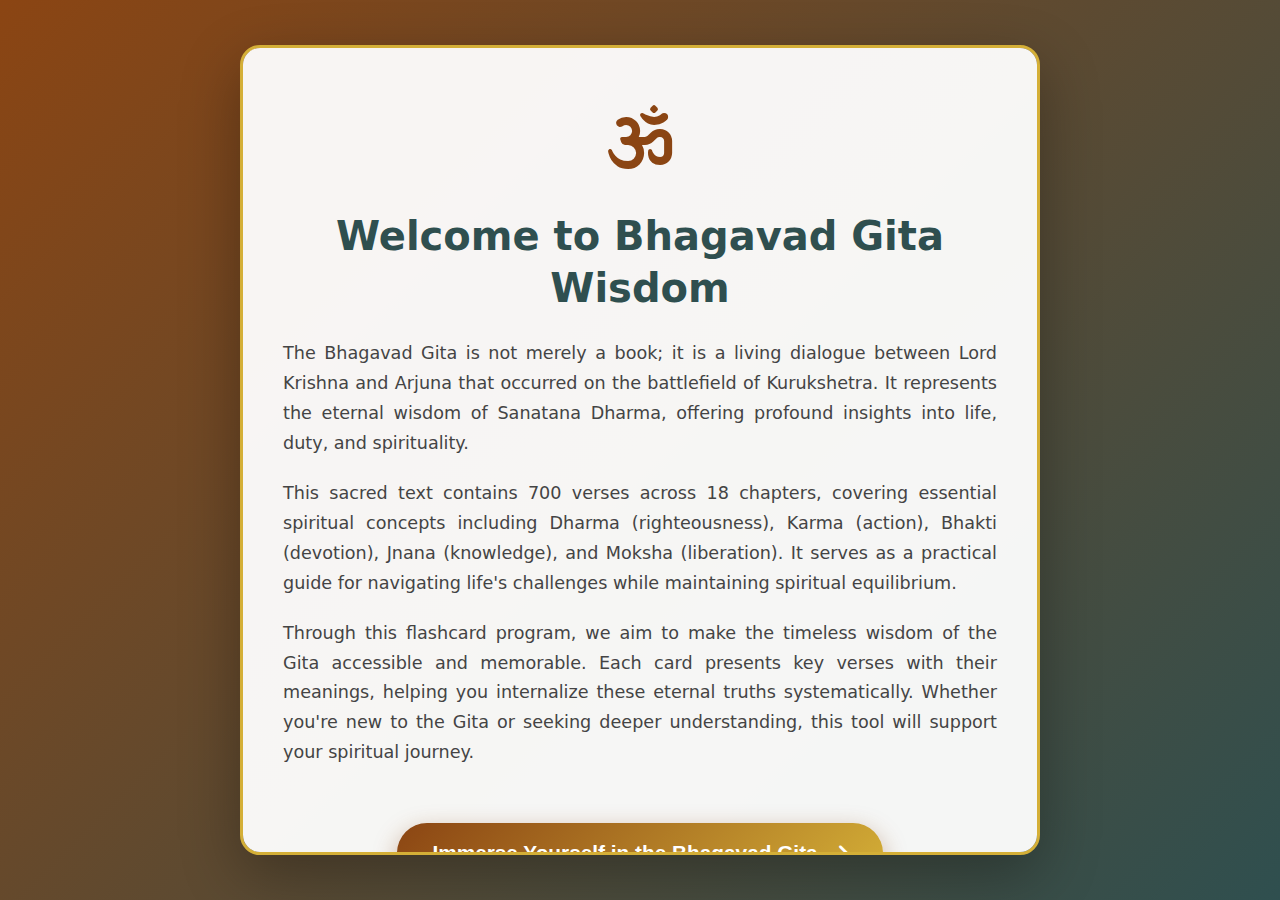
<file: index.html>
<!DOCTYPE html>
<html lang="en">
<head>
    <meta charset="UTF-8">
    <meta name="viewport" content="width=device-width, initial-scale=1.0">
    <title>Bhagavad Gita - Spiritual Wisdom Through Flashcards</title>
    <link rel="stylesheet" href="https://cdnjs.cloudflare.com/ajax/libs/font-awesome/6.4.0/css/all.min.css">
    <link rel="stylesheet" href="styles.css">
    <style>
        /* Welcome Overlay Styles */
        .welcome-overlay {
            position: fixed;
            top: 0;
            left: 0;
            width: 100%;
            height: 100%;
            background: linear-gradient(135deg, #8B4513 0%, #2F4F4F 100%);
            z-index: 9999;
            display: flex;
            align-items: center;
            justify-content: center;
            opacity: 1;
            transition: opacity 0.5s ease;
        }

        .welcome-overlay.hidden {
            display: none;
        }

        .welcome-container {
            background: rgba(255, 255, 255, 0.95);
            border-radius: 20px;
            padding: 40px;
            max-width: 800px;
            width: 90%;
            max-height: 90vh;
            overflow-y: auto;
            box-shadow: 0 20px 60px rgba(0, 0, 0, 0.3);
            border: 3px solid #D4AF37;
        }

        .welcome-content {
            text-align: center;
        }

        .welcome-icon {
            font-size: 4rem;
            color: #8B4513;
            margin-bottom: 20px;
        }

        .welcome-content h1 {
            color: #2F4F4F;
            font-size: 2.5rem;
            margin-bottom: 25px;
            font-weight: 700;
        }

        .welcome-text {
            text-align: left;
            margin-bottom: 35px;
            line-height: 1.7;
            color: #444;
            font-size: 1.1rem;
        }

        .welcome-text p {
            margin-bottom: 20px;
            text-align: justify;
        }

        .immerse-button {
            background: linear-gradient(135deg, #8B4513, #D4AF37);
            color: white;
            border: none;
            padding: 18px 35px;
            font-size: 1.3rem;
            font-weight: 600;
            border-radius: 50px;
            cursor: pointer;
            transition: all 0.3s ease;
            box-shadow: 0 8px 25px rgba(139, 69, 19, 0.4);
            display: inline-flex;
            align-items: center;
            gap: 12px;
            margin-top: 20px;
        }

        .immerse-button:hover {
            transform: translateY(-3px);
            box-shadow: 0 12px 30px rgba(139, 69, 19, 0.6);
        }
    </style>
</head>
<body>
    <!-- Welcome Overlay -->
    <div id="welcomeOverlay" class="welcome-overlay">
        <div class="welcome-container">
            <div class="welcome-content">
                <div class="welcome-icon">
                    <i class="fas fa-om"></i>
                </div>
                <h1>Welcome to Bhagavad Gita Wisdom</h1>
                <div class="welcome-text">
                    <p>The Bhagavad Gita is not merely a book; it is a living dialogue between Lord Krishna and Arjuna that occurred on the battlefield of Kurukshetra. It represents the eternal wisdom of Sanatana Dharma, offering profound insights into life, duty, and spirituality.</p>
                    
                    <p>This sacred text contains 700 verses across 18 chapters, covering essential spiritual concepts including Dharma (righteousness), Karma (action), Bhakti (devotion), Jnana (knowledge), and Moksha (liberation). It serves as a practical guide for navigating life's challenges while maintaining spiritual equilibrium.</p>
                    
                    <p>Through this flashcard program, we aim to make the timeless wisdom of the Gita accessible and memorable. Each card presents key verses with their meanings, helping you internalize these eternal truths systematically. Whether you're new to the Gita or seeking deeper understanding, this tool will support your spiritual journey.</p>
                </div>
                <button id="enterSite" class="immerse-button">
                    Immerse Yourself in the Bhagavad Gita
                    <i class="fas fa-arrow-right"></i>
                </button>
            </div>
        </div>
    </div>

    <!-- Main App Content -->
    <div class="app-container" id="mainApp">
        <div class="content-header">
            <div class="header-left">
                <div class="main-title">Bhagavad Gita</div>
                <div class="main-subtitle">Divine wisdom through flashcards</div>
            </div>
            <div class="header-right">
                <img src="cover.png" alt="Bhagavad Gita Logo" class="header-logo">
            </div>
        </div>
        
        <div class="main-content">
            <div class="welcome-section">
                <div class="stats-section">
                    <div class="stat-card"><div class="stat-number">18</div><div class="stat-label">Chapters</div></div>
                    <div class="stat-card"><div class="stat-number">700+</div><div class="stat-label">Verses</div></div>
                    <div class="stat-card"><div class="stat-number">100%</div><div class="stat-label">Wisdom</div></div>
                    <div class="stat-card"><div class="stat-number">Free</div><div class="stat-label">Access</div></div>
                </div>
            </div>

            <div id="resume-container" style="display: none;">
                <a href="#" id="resume-link" class="resume-button-simple">
                    <div class="resume-simple-content">
                        <div class="resume-icon">↻</div>
                        <div class="resume-text">
                            <div class="resume-title">Welcome back!</div>
                            <div class="resume-subtitle">Continue your spiritual journey</div>
                        </div>
                        <div class="resume-arrow">→</div>
                    </div>
                </a>
            </div>

            <h2 class="section-title">Select a chapter to begin your spiritual journey</h2>
            
            <div class="chapters-grid" id="chaptersGrid">
                <!-- Chapters will be loaded here -->
            </div>
            
            <div class="published-section">
                <h2 class="published-title">Our Other Collections</h2>
                <p class="published-subtitle">Explore our other educational collections to expand your knowledge</p>
                
                <div class="published-grid">
                    <div class="published-card" data-url="https://gst.flashlearn.win/">
                        <div class="published-title-text">Goods and Services Tax</div>
                        <div class="published-desc">Complete GST concepts and procedures</div>
                    </div>
                    <div class="published-card" data-url="https://constitution.flashlearn.win/">
                        <div class="published-title-text">Indian Constitution</div>
                        <div class="published-desc">25 chapters with 4100+ flashcards</div>
                    </div>
                    <div class="published-card" data-url="https://hrm.flashlearn.win/">
                        <div class="published-title-text">Human Resource Management</div>
                        <div class="published-desc">Comprehensive HRM study material</div>
                    </div>
                    <div class="published-card" data-url="https://itax.flashlearn.win/">
                        <div class="published-title-text">Income Tax</div>
                        <div class="published-desc">Complete income tax concepts</div>
                    </div>
                </div>
            </div>
            
            <div class="coming-soon-section">
                <h2 class="coming-soon-title">More Spiritual Texts Coming Soon</h2>
                <p class="coming-soon-subtitle">Expand your spiritual knowledge with our upcoming collections</p>
                
                <div class="subjects-grid">
                    <div class="subject-card">
                        <div class="subject-title">Upanishads</div>
                        <div class="subject-desc">Ancient wisdom texts of spiritual knowledge</div>
                    </div>
                    <div class="subject-card">
                        <div class="subject-title">Ramayana</div>
                        <div class="subject-desc">The epic journey of Lord Rama</div>
                    </div>
                    <div class="subject-card">
                        <div class="subject-title">Mahabharata</div>
                        <div class="subject-desc">The great epic of ancient India</div>
                    </div>
                </div>
            </div>
        </div>
        
        <a href="https://worksmartinfinite.org" class="floating-home-btn" title="Go to WorkSmartInfinite Homepage">
            <i class="fas fa-home"></i>
        </a>
        
        <footer>
            <p>Made with <i class="fas fa-heart heart"></i> by Anil Kumar VT | Dedicated to Spiritual Enlightenment, Completely Ad-Free.</p>
        </footer>
    </div>

    <script>
        // Simple and direct approach
        document.addEventListener('DOMContentLoaded', function() {
            console.log('DOM loaded - starting initialization');
            
            // Chapter data
            const chapters = [
                { file: "flashcard_template.html?chap=01", name: "Chapter 1: Arjuna's Despondency", icon: "fas fa-sad-tear", description: "Arjuna Vishada Yoga - The Yoga of Arjuna's Dejection", versesCount: 47 },
                { file: "flashcard_template.html?chap=02", name: "Chapter 2: The Yoga of Knowledge", icon: "fas fa-brain", description: "Sankhya Yoga - The Yoga of Analytical Knowledge", versesCount: 72 },
                { file: "flashcard_template.html?chap=03", name: "Chapter 3: The Yoga of Action", icon: "fas fa-hands-helping", description: "Karma Yoga - The Yoga of Selfless Action", versesCount: 43 },
                { file: "flashcard_template.html?chap=04", name: "Chapter 4: Divine Knowledge Yoga", icon: "fas fa-book-open", description: "Jnana Karma Sanyasa Yoga - Yoga of Knowledge and Renunciation", versesCount: 42 },
                { file: "flashcard_template.html?chap=05", name: "Chapter 5: The Yoga of Renunciation", icon: "fas fa-pray", description: "Karma Sanyasa Yoga - Yoga of Renunciation of Action", versesCount: 29 },
                { file: "flashcard_template.html?chap=06", name: "Chapter 6: The Yoga of Meditation", icon: "fas fa-spa", description: "Dhyana Yoga - The Yoga of Meditation", versesCount: 47 },
                { file: "flashcard_template.html?chap=07", name: "Chapter 7: Knowledge & Realization", icon: "fas fa-lightbulb", description: "Jnana Vijnana Yoga - Yoga of Knowledge and Realization", versesCount: 30 },
                { file: "flashcard_template.html?chap=08", name: "Chapter 8: The Imperishable Brahman", icon: "fas fa-infinity", description: "Akshara Brahma Yoga - Yoga of the Imperishable Absolute", versesCount: 28 },
                { file: "flashcard_template.html?chap=09", name: "Chapter 9: The Royal Secret", icon: "fas fa-crown", description: "Raja Vidya Raja Guhya Yoga - Yoga of Royal Knowledge and Secret", versesCount: 34 },
                { file: "flashcard_template.html?chap=10", name: "Chapter 10: The Divine Glories", icon: "fas fa-star", description: "Vibhuti Yoga - Yoga of Divine Glories", versesCount: 42 },
                { file: "flashcard_template.html?chap=11", name: "Chapter 11: The Universal Form", icon: "fas fa-eye", description: "Vishwaroopa Darshana Yoga - Yoga of the Vision of Universal Form", versesCount: 55 },
                { file: "flashcard_template.html?chap=12", name: "Chapter 12: The Yoga of Devotion", icon: "fas fa-hands-praying", description: "Bhakti Yoga - The Yoga of Devotion", versesCount: 20 },
                { file: "flashcard_template.html?chap=13", name: "Chapter 13: Field and Knower", icon: "fas fa-seedling", description: "Kshetra Kshetragna Vibhaga Yoga - Yoga of Field and Knower", versesCount: 34 },
                { file: "flashcard_template.html?chap=14", name: "Chapter 14: The Three Gunas", icon: "fas fa-balance-scale", description: "Gunatraya Vibhaga Yoga - Yoga of the Three Modes of Material Nature", versesCount: 27 },
                { file: "flashcard_template.html?chap=15", name: "Chapter 15: The Supreme Person", icon: "fas fa-mountain", description: "Purushottama Yoga - Yoga of the Supreme Person", versesCount: 20 },
                { file: "flashcard_template.html?chap=16", name: "Chapter 16: Divine & Demonic", icon: "fas fa-yin-yang", description: "Daivasura Sampad Vibhaga Yoga - Yoga of Divine and Demonic Natures", versesCount: 24 },
                { file: "flashcard_template.html?chap=17", name: "Chapter 17: Threefold Faith", icon: "fas fa-om", description: "Shraddhatraya Vibhaga Yoga - Yoga of Threefold Faith", versesCount: 28 },
                { file: "flashcard_template.html?chap=18", name: "Chapter 18: Liberation", icon: "fas fa-dove", description: "Moksha Sanyasa Yoga - Yoga of Liberation through Renunciation", versesCount: 78 }
            ];

            // Render chapters immediately
            function renderChapters() {
                const chaptersGrid = document.getElementById('chaptersGrid');
                if (!chaptersGrid) {
                    console.error('ERROR: chaptersGrid element not found!');
                    return;
                }
                
                console.log('Rendering chapters...');
                let chaptersHTML = '';
                
                chapters.forEach((chapter, index) => {
                    const chapterNumber = String(index + 1).padStart(2, '0');
                    const chapterFile = `flashcard_template.html?chap=${chapterNumber}`;
                    
                    chaptersHTML += `
                        <div class="chapter-card" data-file="${chapterFile}">
                            <div class="chapter-icon">
                                <i class="${chapter.icon}"></i>
                            </div>
                            <div class="chapter-title">${chapter.name}</div>
                            <div class="chapter-desc">${chapter.description}</div>
                        </div>
                    `;
                });
                
                chaptersGrid.innerHTML = chaptersHTML;
                console.log('Chapters rendered successfully!');
                
                // Add click events
                document.querySelectorAll('.chapter-card').forEach(card => {
                    card.addEventListener('click', function() {
                        const file = this.getAttribute('data-file');
                        window.location.href = file;
                    });
                });
            }

            // Welcome screen logic
            const welcomeOverlay = document.getElementById('welcomeOverlay');
            const mainApp = document.getElementById('mainApp');
            const enterButton = document.getElementById('enterSite');

            // Check if user has seen welcome before
            const hasSeenWelcome = localStorage.getItem('bg_welcome_seen');
            
            if (hasSeenWelcome) {
                console.log('User has seen welcome before - hiding welcome screen');
                welcomeOverlay.style.display = 'none';
                mainApp.style.display = 'block';
                renderChapters();
            } else {
                console.log('First time user - showing welcome screen');
                welcomeOverlay.style.display = 'flex';
                mainApp.style.display = 'none';
                
                // Handle enter button click
                enterButton.addEventListener('click', function() {
                    console.log('Enter button clicked');
                    welcomeOverlay.style.display = 'none';
                    mainApp.style.display = 'block';
                    localStorage.setItem('bg_welcome_seen', 'true');
                    renderChapters();
                });
            }

            // Setup published cards
            document.querySelectorAll('.published-card').forEach(card => {
                card.addEventListener('click', function() {
                    const url = this.getAttribute('data-url');
                    window.open(url, '_blank');
                });
            });

            console.log('Initialization complete');
        });
    </script>
</body>
</html>
</file>
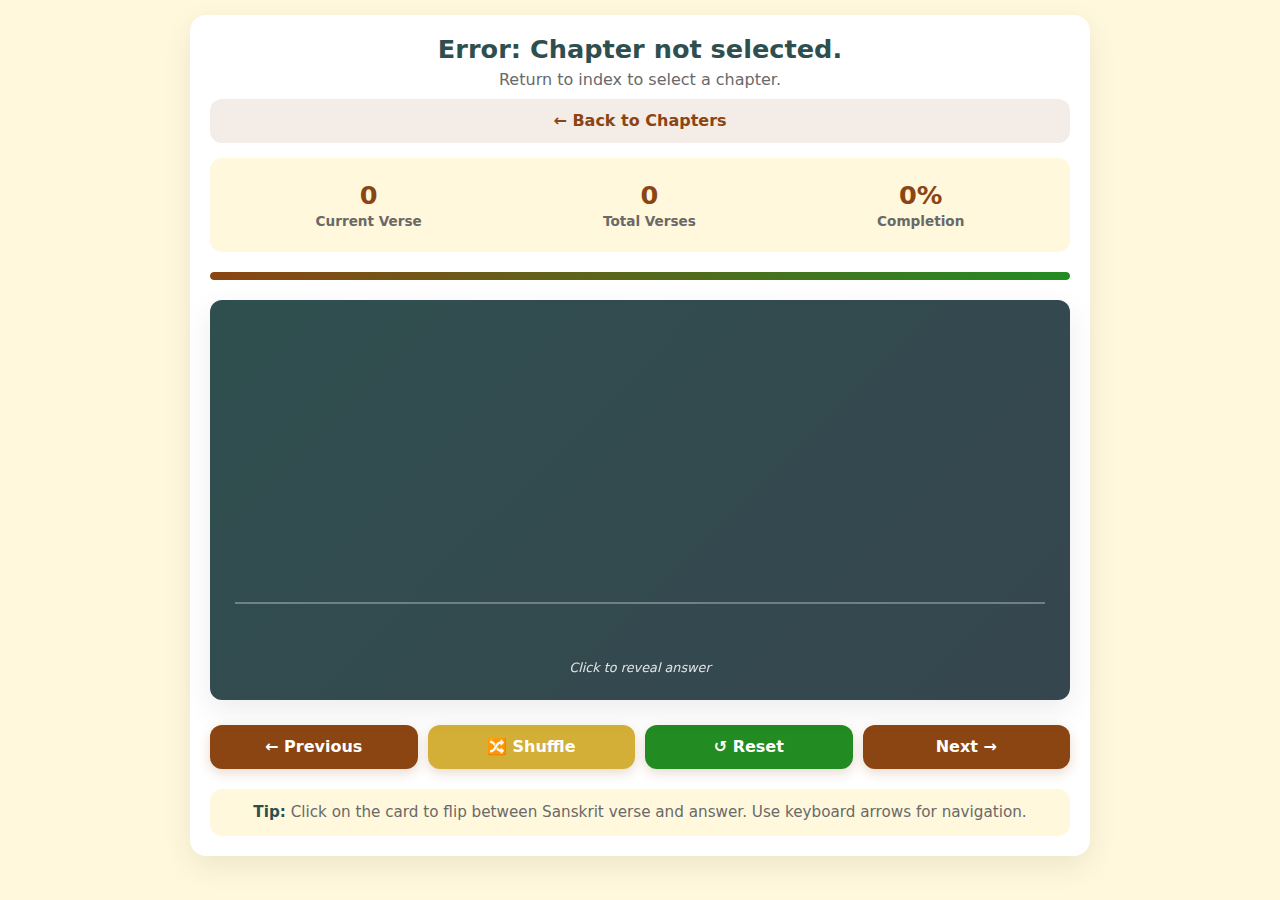
<file: flashcard_template.html>
<!DOCTYPE html>
<html lang="en">
<head>
    <meta charset="UTF-8">
    <meta name="viewport" content="width=device-width, initial-scale=1.0">
    <title>Bhagavad Gita Flashcards - Chapter Loading...</title>
    
    <link rel="stylesheet" href="chapterstyle.css"> 
    <link rel="stylesheet" href="https://cdnjs.cloudflare.com/ajax/libs/font-awesome/6.4.0/css/all.min.css">
    
    <style>
        /* Custom colors for this chapter page to match Bhagavad Gita theme */
        :root {
            --primary: #8B4513; 
            --primary-dark: #654321;
            --secondary: #D4AF37;
            --accent: #228B22;
            --light: #FFF8DC;
            --dark: #2F4F4F; 
            --gray: #696969;
        }

        .flashcard-front { background: linear-gradient(135deg, #2F4F4F, #36454F); color: white; }
        .flashcard-back { background: linear-gradient(135deg, #8B4513, #654321); color: white; }
        .back-link { background: rgba(139, 69, 19, 0.1); }
        .back-link:hover { background: rgba(139, 69, 19, 0.15); }

        /* Improved flashcard content layout */
        .shloka-container {
            margin-bottom: 15px;
            text-align: center;
        }
        
        .sanskrit-shloka {
            font-size: 1.4rem;
            font-weight: 600;
            margin-bottom: 10px;
            line-height: 1.6;
            font-family: 'Segoe UI', Tahoma, Geneva, Verdana, sans-serif;
        }
        
        .shloka-meaning {
            font-size: 1.1rem;
            font-style: italic;
            margin-bottom: 15px;
            line-height: 1.5;
            opacity: 0.9;
        }
        
        .question-text {
            font-size: 1.2rem;
            font-weight: 600;
            margin-top: 20px;
            padding-top: 15px;
            border-top: 2px solid rgba(255, 255, 255, 0.3);
        }
        
        .answer-text {
            font-size: 1.3rem;
            line-height: 1.6;
            text-align: center;
        }

        /* Controls styling */
        .controls {
            display: flex;
            justify-content: space-between;
            margin-top: 25px;
            gap: 10px;
            width: 100%;
        }
        .controls > button {
            flex: 1;
            min-width: 0;
            max-width: none;
        }
        .btn-previous, .btn-next {
            max-width: 150px;
        }
    </style>
</head>
<body>
    <div class="container">
        <header>
            <h1 id="chapterTitle">Loading Chapter...</h1>            
            <div class="chapter-info" id="chapterInfo">Please wait.</div>
            <a href="index.html" class="back-link">← Back to Chapters</a>
        </header>
        
        <div class="stats">
            <div class="stat-box"><div class="stat-value" id="currentCard">0</div><div class="stat-label">Current Verse</div></div>
            <div class="stat-box"><div class="stat-value" id="totalCards">0</div><div class="stat-label">Total Verses</div></div>
            <div class="stat-box"><div class="stat-value" id="completionRate">0%</div><div class="stat-label">Completion</div></div>
        </div>
        
        <div class="progress-bar"><div class="progress-fill" id="progressFill"></div></div>
        
        <div class="flashcard-container">
            <div class="flashcard" id="flashcard" onclick="flipCard()">
                <div class="flashcard-front">
                    <div class="flashcard-content">
                        <div class="shloka-container">
                            <div class="scrollable-shloka">
                                <div class="sanskrit-shloka" id="sanskritShloka"></div>
                                <div class="shloka-meaning" id="shlokaMeaning"></div>
                            </div>
                            <div class="question-text" id="questionText"></div>
                        </div>
                        <div class="hint">Click to reveal answer</div>
                    </div>
                </div>
                <div class="flashcard-back">
                    <div class="flashcard-content">
                        <div class="answer-text" id="answerText"></div>
                        <div class="concept" id="concept"></div>
                        <div class="hint">Click to see verse</div>
                    </div>
                </div>
            </div>
        </div>
        
        <div class="controls">
            <button class="btn-previous" onclick="previousCard()" id="prevBtn">← Previous</button>
            <button class="btn-shuffle" onclick="shuffleCards()">🔀 Shuffle</button>
            <button class="btn-reset" onclick="resetCards()">↺ Reset</button>
            <button class="btn-next" onclick="nextCard()" id="nextBtn">Next →</button>
        </div>
        
        <div class="info-panel">
            <p><strong>Tip:</strong> Click on the card to flip between Sanskrit verse and answer. Use keyboard arrows for navigation.</p>
        </div>
    </div>

    <script>
        // Define PROJECT_ID_GLOBAL for flashcards.js
        const PROJECT_ID_GLOBAL = 'BG_';

        function getChapterID() {
            const urlParams = new URLSearchParams(window.location.search);
            return urlParams.get('chap'); 
        }

        const chapterID = getChapterID();
        if (chapterID) {
            const script = document.createElement('script');
            script.src = 'bg_chap_' + chapterID + '.js';
            
            script.onload = function() {
                if (typeof chapterMetadata !== 'undefined') {
                    document.getElementById('chapterTitle').textContent = chapterMetadata.title;
                    document.getElementById('chapterInfo').textContent = chapterMetadata.info;
                    document.title = chapterMetadata.title;
                } else {
                    document.getElementById('chapterTitle').textContent = "Error: Data File Missing!";
                    document.getElementById('chapterInfo').textContent = "Please ensure bg_chap_" + chapterID + ".js exists and is formatted correctly.";
                    return; 
                }

                const logicScript = document.createElement('script');
                logicScript.src = 'flashcards.js';
                
                logicScript.onload = function() {
                    if (typeof initializeFlashcards === 'function') {
                        initializeFlashcards();
                    }
                };
                document.body.appendChild(logicScript);
            };
            
            script.onerror = function() {
                document.getElementById('chapterTitle').textContent = "Error: Data File Missing!";
                document.getElementById('chapterInfo').textContent = "Could not load bg_chap_" + chapterID + ".js. Check the file name and path.";
            };
            document.head.appendChild(script);

        } else {
            document.getElementById('chapterTitle').textContent = "Error: Chapter not selected.";
            document.getElementById('chapterInfo').textContent = "Return to index to select a chapter.";
        }
        
    </script>
</body>
</html>
</file>
<file: styles.css>
:root {
    --primary: #8B4513; /* Spiritual brown */
    --primary-dark: #ea7704;
    --secondary: #D4AF37; /* Gold accent */
    --accent: #951e03; /* Spiritual green */
    --light: #FFF8DC;
    --dark: #df4700;
    --gray: #696969;
    --gray-light: #D3D3D3;
    --success: #228B22;
    --radius: 12px;
    --shadow: 0 10px 30px rgba(0, 0, 0, 0.08);
    --shadow-hover: 0 15px 40px rgba(0, 0, 0, 0.12);
    --transition: all 0.3s cubic-bezier(0.25, 0.8, 0.25, 1);
}

/* Dark mode variables */
@media (prefers-color-scheme: dark) {
    :root {
        --light: #1A1A1A;
        --dark: #F5F5DC;
        --gray: #A9A9A9;
        --gray-light: #363636;
        --shadow: 0 10px 30px rgba(0, 0, 0, 0.3);
        --shadow-hover: 0 15px 40px rgba(0, 0, 0, 0.4);
    }
}

* {
    margin: 0;
    padding: 0;
    box-sizing: border-box;
}

body {
    font-family: 'Inter', 'Segoe UI', system-ui, -apple-system, sans-serif;
    background-color: var(--light);
    color: var(--dark);
    line-height: 1.6;
    overflow-x: hidden;
    -webkit-tap-highlight-color: transparent;
}

.app-container {
    min-height: 100vh;
    width: 100%;
}

/* Header - Fixed alignment */
.content-header {
    padding: 20px 30px;
    background: white;
    display: flex;
    align-items: flex-start;
    justify-content: space-between;
    box-shadow: 0 2px 10px rgba(0, 0, 0, 0.05);
    position: sticky;
    top: 0;
    z-index: 99;
    min-height: 80px;
}

.header-left {
    display: flex;
    flex-direction: column;
    gap: 5px;
    padding-top: 5px;
    flex: 1;
}

.header-right {
    display: flex;
    align-items: flex-start;
    gap: 20px;
    padding-top: 2px;
}

.main-title {
    font-size: 1.8rem;
    font-weight: 700;
    color: var(--dark);
    line-height: 1.3;
}

.main-subtitle {
    font-size: 0.95rem;
    color: var(--gray);
    line-height: 1.4;
}

.header-logo {
    height: 60px;
    width: auto;
}

/* Floating Home Button */
.floating-home-btn {
    position: fixed;
    bottom: 30px;
    right: 30px;
    width: 60px;
    height: 60px;
    background: var(--primary);
    color: white;
    border-radius: 50%;
    display: flex;
    align-items: center;
    justify-content: center;
    text-decoration: none;
    box-shadow: 0 6px 20px rgba(139, 69, 19, 0.4);
    transition: var(--transition);
    z-index: 1000;
    border: 2px solid white;
    animation: float 3s ease-in-out infinite;
}

.floating-home-btn:hover {
    background: var(--primary-dark);
    transform: translateY(-5px) scale(1.1);
    box-shadow: 0 10px 25px rgba(139, 69, 19, 0.6);
    animation: none;
}

.floating-home-btn:active {
    transform: translateY(-2px) scale(1.05);
}

.floating-home-btn i {
    font-size: 1.5rem;
}

@keyframes float {
    0% { transform: translateY(0px); }
    50% { transform: translateY(-8px); }
    100% { transform: translateY(0px); }
}

/* Main Content */
.main-content {
    padding: 30px;
    background: var(--light);
    -webkit-overflow-scrolling: touch;
}

.welcome-section {
    background: white;
    border-radius: var(--radius);
    padding: 25px 30px;
    box-shadow: var(--shadow);
    margin-bottom: 30px;
}

/* Stats Section - Reduced Size */
.stats-section {
    display: grid;
    grid-template-columns: repeat(auto-fit, minmax(150px, 1fr));
    gap: 15px;
    margin-bottom: 25px;
}

.stat-card {
    background: white;
    border-radius: var(--radius);
    padding: 18px 15px;
    box-shadow: var(--shadow);
    text-align: center;
    transition: var(--transition);
    border: 1px solid var(--gray-light);
}

.stat-card:hover {
    transform: translateY(-3px);
    box-shadow: var(--shadow-hover);
}

.stat-number {
    font-size: 1.6rem;
    font-weight: 700;
    color: var(--primary);
    margin-bottom: 6px;
}

.stat-label {
    font-size: 0.8rem;
    color: var(--gray);
    text-transform: uppercase;
    letter-spacing: 0.5px;
}

/* IMPROVED RESUME SECTION */
#resume-container {
    background: linear-gradient(135deg, var(--primary), var(--primary-dark));
    border-radius: var(--radius);
    padding: 0;
    box-shadow: var(--shadow);
    margin-bottom: 20px;
    border: 2px solid var(--primary-dark);
    color: white;
    position: relative;
    overflow: hidden;
}

#resume-container::before {
    content: '';
    position: absolute;
    top: -50%;
    right: -50%;
    width: 100%;
    height: 100%;
    background: rgba(255, 255, 255, 0.1);
    transform: rotate(30deg);
    z-index: 1;
}

.resume-button-simple {
    display: flex;
    background: rgba(255, 255, 255, 0.15);
    color: white;
    padding: 25px 30px;
    text-decoration: none;
    font-size: 1em;
    font-weight: 500;
    transition: var(--transition);
    border: none;
    backdrop-filter: blur(10px);
    position: relative;
    z-index: 2;
    width: 100%;
    align-items: center;
    justify-content: center;
}

.resume-button-simple:hover {
    background: rgba(255, 255, 255, 0.25);
    transform: translateY(-2px);
    box-shadow: 0 6px 15px rgba(0, 0, 0, 0.2);
}

.resume-simple-content {
    display: flex;
    align-items: center;
    justify-content: space-between;
    width: 100%;
    max-width: 400px;
}

.resume-icon {
    font-size: 2rem;
    margin-right: 20px;
    animation: pulse 2s ease-in-out infinite;
}

@keyframes pulse {
    0% { transform: scale(1); }
    50% { transform: scale(1.1); }
    100% { transform: scale(1); }
}

.resume-text {
    flex: 1;
    text-align: left;
}

.resume-title {
    font-size: 1.3rem;
    font-weight: 700;
    margin-bottom: 4px;
    color: white;
}

.resume-subtitle {
    font-size: 1rem;
    opacity: 0.9;
    color: rgba(255, 255, 255, 0.9);
}

.resume-arrow {
    font-size: 1.5rem;
    margin-left: 20px;
    font-weight: bold;
    transition: transform 0.3s ease;
}

.resume-button-simple:hover .resume-arrow {
    transform: translateX(5px);
}

/* Chapters Section */
.section-title {
    font-size: 1.6rem;
    font-weight: 700;
    color: var(--dark);
    margin: 35px 0 20px;
    text-align: center;
    position: relative;
}

.section-title::after {
    content: '';
    position: absolute;
    bottom: -8px;
    left: 50%;
    transform: translateX(-50%);
    width: 60px;
    height: 3px;
    background: var(--primary);
    border-radius: 3px;
}

.chapters-grid {
    display: grid;
    grid-template-columns: repeat(auto-fill, minmax(220px, 1fr));
    gap: 20px;
    margin-bottom: 40px;
}

.chapter-card {
    background: white;
    border-radius: var(--radius);
    padding: 22px 20px;
    box-shadow: var(--shadow);
    transition: var(--transition);
    cursor: pointer;
    border: 1px solid var(--gray-light);
    position: relative;
    text-align: center;
    display: flex;
    flex-direction: column;
    align-items: center;
    justify-content: center;
    min-height: 150px;
    -webkit-tap-highlight-color: transparent;
}

.chapter-card:hover {
    transform: translateY(-5px);
    box-shadow: var(--shadow-hover);
    border-color: var(--primary);
}

.chapter-card.touch-active {
    transform: translateY(-2px) scale(0.98);
    box-shadow: var(--shadow);
    border-color: var(--primary);
}

.chapter-icon {
    font-size: 1.8rem;
    color: var(--primary);
    margin-bottom: 12px;
}

.chapter-title {
    font-size: 0.95rem;
    font-weight: 600;
    color: var(--dark);
    margin-bottom: 8px;
    line-height: 1.4;
}

.chapter-desc {
    font-size: 0.8rem;
    color: var(--gray);
    line-height: 1.4;
}

/* Published Section */
.published-section {
    margin: 40px 0 35px;
}

.published-title {
    font-size: 1.6rem;
    font-weight: 700;
    color: var(--dark);
    margin-bottom: 20px;
    text-align: center;
    position: relative;
}

.published-title::after {
    content: '';
    position: absolute;
    bottom: -8px;
    left: 50%;
    transform: translateX(-50%);
    width: 60px;
    height: 3px;
    background: var(--primary);
    border-radius: 3px;
}

.published-subtitle {
    text-align: center;
    color: var(--dark);
    font-size: 1rem;
    margin-bottom: 25px;
    max-width: 700px;
    margin-left: auto;
    margin-right: auto;
    line-height: 1.5;
}

.published-grid {
    display: grid;
    grid-template-columns: repeat(auto-fill, minmax(250px, 1fr));
    gap: 25px;
}

/* Improved gradient for published cards */
.published-card {
    background: linear-gradient(135deg, var(--primary), var(--accent));
    color: white;
    border-radius: var(--radius);
    padding: 25px;
    box-shadow: var(--shadow);
    display: flex;
    flex-direction: column;
    align-items: center;
    justify-content: center;
    min-height: 180px;
    position: relative;
    text-align: center;
    border: 1px solid var(--primary-dark);
    transition: var(--transition);
    cursor: pointer;
}

.published-card:hover {
    transform: translateY(-5px);
    box-shadow: var(--shadow-hover);
}

.published-card.touch-active {
    transform: translateY(-2px) scale(0.98);
}

.published-card::after {
    content: "Available Now";
    position: absolute;
    top: 15px;
    right: 15px;
    background: rgba(255, 255, 255, 0.2);
    color: white;
    padding: 6px 12px;
    border-radius: 20px;
    font-size: 0.8rem;
    font-weight: 600;
    border: 1px solid rgba(255, 255, 255, 0.3);
}

.published-title-text {
    font-size: 1.2rem;
    font-weight: 600;
    margin-bottom: 10px;
    line-height: 1.4;
}

.published-desc {
    font-size: 0.9rem;
    opacity: 0.9;
    line-height: 1.5;
}

/* Coming Soon Section */
.coming-soon-section {
    margin: 40px 0 35px;
}

.coming-soon-title {
    font-size: 1.6rem;
    font-weight: 700;
    color: var(--dark);
    margin-bottom: 20px;
    text-align: center;
    position: relative;
}

.coming-soon-title::after {
    content: '';
    position: absolute;
    bottom: -8px;
    left: 50%;
    transform: translateX(-50%);
    width: 60px;
    height: 3px;
    background: var(--dark);
    border-radius: 3px;
}

.coming-soon-subtitle {
    text-align: center;
    color: var(--gray);
    font-size: 1rem;
    margin-bottom: 25px;
    max-width: 700px;
    margin-left: auto;
    margin-right: auto;
    line-height: 1.5;
}

.subjects-grid {
    display: grid;
    grid-template-columns: repeat(auto-fill, minmax(250px, 1fr));
    gap: 25px;
}

.subject-card {
    background: linear-gradient(135deg, #f1f5f9 0%, #ffffff 100%);
    color: var(--dark);
    border-radius: var(--radius);
    padding: 25px;
    box-shadow: var(--shadow);
    display: flex;
    flex-direction: column;
    align-items: center;
    justify-content: center;
    min-height: 180px;
    position: relative;
    text-align: center;
    border: 1px solid var(--gray-light);
    transition: var(--transition);
}

.subject-card:hover {
    transform: translateY(-5px);
    box-shadow: var(--shadow-hover);
}

.subject-card.touch-active {
    transform: translateY(-2px) scale(0.98);
}

.subject-card::after {
    content: "Coming Soon";
    position: absolute;
    top: 15px;
    right: 15px;
    background: rgba(139, 69, 19, 0.1);
    color: var(--primary);
    padding: 6px 12px;
    border-radius: 20px;
    font-size: 0.8rem;
    font-weight: 600;
    border: 1px solid rgba(139, 69, 19, 0.2);
}

.subject-title {
    font-size: 1.2rem;
    font-weight: 600;
    margin-bottom: 10px;
    line-height: 1.4;
}

.subject-desc {
    font-size: 0.9rem;
    color: var(--gray);
    line-height: 1.5;
}

footer {
    padding: 25px;
    text-align: center;
    background: white;
    border-top: 1px solid var(--gray-light);
    color: var(--gray);
    font-size: 0.95rem;
}

.heart {
    color: var(--secondary);
    animation: heartbeat 1.5s infinite;
}

@keyframes heartbeat {
    0% { transform: scale(1); }
    5% { transform: scale(1.1); }
    10% { transform: scale(1); }
    15% { transform: scale(1.1); }
    20% { transform: scale(1); }
    100% { transform: scale(1); }
}

/* Mobile fixes for simplified resume section */
@media (max-width: 768px) {
    #resume-container {
        margin-bottom: 18px;
    }
    
    .resume-button-simple {
        padding: 20px 25px;
    }
    
    .resume-simple-content {
        max-width: 100%;
    }
    
    .resume-icon {
        font-size: 1.8rem;
        margin-right: 15px;
    }
    
    .resume-title {
        font-size: 1.2rem;
    }
    
    .resume-subtitle {
        font-size: 0.95rem;
    }
    
    .resume-arrow {
        font-size: 1.3rem;
        margin-left: 15px;
    }
}

@media (max-width: 480px) {
    .resume-button-simple {
        padding: 18px 20px;
    }
    
    .resume-icon {
        font-size: 1.5rem;
        margin-right: 12px;
    }
    
    .resume-title {
        font-size: 1.1rem;
    }
    
    .resume-subtitle {
        font-size: 0.9rem;
    }
    
    .resume-arrow {
        font-size: 1.2rem;
        margin-left: 12px;
    }
}

/* Responsive adjustments */
@media (max-width: 768px) {
    .content-header {
        padding: 15px 20px;
        min-height: auto;
        flex-direction: column;
        align-items: center;
        text-align: center;
        gap: 15px;
    }

    .header-left {
        order: 2;
        padding-top: 0;
        align-items: center;
    }

    .header-right {
        order: 1;
        padding-top: 0;
        justify-content: center;
        gap: 15px;
        flex-wrap: wrap;
    }

    .main-content {
        padding: 20px;
    }

    .main-title {
        font-size: 1.5rem;
    }

    .main-subtitle {
        font-size: 0.85rem;
    }

    .welcome-section {
        padding: 20px 15px;
    }

    .stats-section {
        grid-template-columns: repeat(2, 1fr);
        gap: 12px;
        margin-bottom: 20px;
    }

    .stat-card {
        padding: 15px 10px;
    }

    .stat-number {
        font-size: 1.4rem;
        margin-bottom: 5px;
    }

    .stat-label {
        font-size: 0.7rem;
    }

    .section-title, .published-title, .coming-soon-title {
        font-size: 1.4rem;
        margin: 30px 0 15px;
    }

    .section-title::after, .published-title::after, .coming-soon-title::after {
        bottom: -6px;
    }

    .chapters-grid, .published-grid, .subjects-grid {
        grid-template-columns: 1fr;
        gap: 15px;
    }

    .chapter-card {
        padding: 20px 15px;
        min-height: 130px;
    }

    .chapter-icon {
        font-size: 1.5rem;
        margin-bottom: 10px;
    }

    .chapter-title {
        font-size: 0.9rem;
    }

    .chapter-desc {
        font-size: 0.75rem;
    }

    .header-logo {
        height: 35px;
    }

    .published-subtitle, .coming-soon-subtitle {
        font-size: 0.95rem;
        margin-bottom: 20px;
    }

    .published-card, .subject-card {
        padding: 20px;
        min-height: 160px;
    }

    .published-title-text, .subject-title {
        font-size: 1.1rem;
    }

    .published-desc, .subject-desc {
        font-size: 0.85rem;
    }

    /* Floating button mobile adjustments */
    .floating-home-btn {
        width: 55px;
        height: 55px;
        bottom: 20px;
        right: 20px;
    }

    .floating-home-btn i {
        font-size: 1.3rem;
    }
}

@media (max-width: 480px) {
    .content-header {
        padding: 15px 15px;
        gap: 12px;
    }
    
    .stats-section {
        grid-template-columns: repeat(2, 1fr);
        gap: 10px;
    }
    
    .header-logo {
        height: 32px;
    }
    
    .main-title {
        font-size: 1.3rem;
    }

    .main-subtitle {
        font-size: 0.8rem;
    }

    .welcome-section {
        padding: 18px 15px;
    }

    .main-content {
        padding: 15px;
    }

    .chapters-grid {
        grid-template-columns: 1fr;
        gap: 12px;
    }

    .chapter-card {
        padding: 15px;
        min-height: 120px;
    }

    .chapter-icon {
        font-size: 1.3rem;
        margin-bottom: 8px;
    }

    .chapter-title {
        font-size: 0.85rem;
    }

    .chapter-desc {
        font-size: 0.7rem;
    }

    .published-grid, .subjects-grid {
        grid-template-columns: 1fr;
        gap: 15px;
    }

    .published-card, .subject-card {
        padding: 20px;
        min-height: 150px;
    }

    .published-title-text, .subject-title {
        font-size: 1rem;
    }

    .published-desc, .subject-desc {
        font-size: 0.8rem;
    }

    /* Very small screen floating button */
    .floating-home-btn {
        width: 50px;
        height: 50px;
        bottom: 15px;
        right: 15px;
    }

    .floating-home-btn i {
        font-size: 1.2rem;
    }
}

/* Reduced motion for accessibility */
@media (prefers-reduced-motion: reduce) {
    * {
        animation-duration: 0.01ms !important;
        animation-iteration-count: 1 !important;
        transition-duration: 0.01ms !important;
    }
    
    .heart {
        animation: none;
    }
    
    .floating-home-btn {
        animation: none;
    }
    
    .resume-icon {
        animation: none;
    }
    
    .resume-button-simple:hover .resume-arrow {
        transform: none;
    }
}

/* IMPROVED Dark mode support */
@media (prefers-color-scheme: dark) {
    .welcome-section, .stat-card, .chapter-card, footer, .content-header {
        background: #1e293b;
        color: #f1f5f9;
        border-color: #334155;
    }

    body {
        background-color: #0f172a;
        color: #f1f5f9;
    }

    .main-title, .section-title, .published-title, .coming-soon-title, 
    .published-subtitle, .chapter-title {
        color: #f1f5f9;
    }
    
    .chapter-card:hover {
        border-color: var(--primary);
    }
    
    #resume-container {
        background: linear-gradient(135deg, #654321, #5D4037);
        border-color: #5D4037;
    }

    .published-card {
        background: linear-gradient(135deg, #228B22, #1B5E20);
        border-color: #1B5E20;
    }

    .subject-card {
        background: linear-gradient(135deg, #334155 0%, #1e293b 100%);
        color: #f1f5f9;
        border-color: #475569;
    }

    .subject-card::after {
        background: rgba(139, 69, 19, 0.2);
        color: #D2691E;
        border-color: rgba(139, 69, 19, 0.4);
    }

    .floating-home-btn {
        background: var(--primary-dark);
        border: 2px solid #1e293b;
    }
    
    .stat-label, .main-subtitle, .coming-soon-subtitle, .chapter-desc, footer {
        color: #94a3b8;
    }

    .stat-number {
        color: #D2691E;
    }

    .chapter-icon {
        color: #D2691E;
    }

    /* Ensure text visibility in dark mode */
    .published-desc, .subject-desc {
        color: rgba(241, 245, 249, 0.9);
    }

    .resume-title, .resume-subtitle {
        color: white;
    }
}
/* Welcome Overlay Styles */
.welcome-overlay {
    position: fixed;
    top: 0;
    left: 0;
    width: 100%;
    height: 100%;
    background: linear-gradient(135deg, #8B4513 0%, #2F4F4F 100%);
    z-index: 9999;
    display: none;
    opacity: 0;
    transition: opacity 0.5s ease;
}

.welcome-overlay.active {
    display: flex;
    opacity: 1;
    align-items: center;
    justify-content: center;
}

.welcome-container {
    background: rgba(255, 255, 255, 0.95);
    border-radius: 20px;
    padding: 40px;
    max-width: 800px;
    width: 90%;
    max-height: 90vh;
    overflow-y: auto;
    box-shadow: 0 20px 60px rgba(0, 0, 0, 0.3);
    border: 3px solid #D4AF37;
    position: relative;
    animation: slideUp 0.8s ease-out;
}

@keyframes slideUp {
    from {
        opacity: 0;
        transform: translateY(50px);
    }
    to {
        opacity: 1;
        transform: translateY(0);
    }
}

.welcome-content {
    text-align: center;
}

.welcome-icon {
    font-size: 4rem;
    color: #8B4513;
    margin-bottom: 20px;
    animation: float 3s ease-in-out infinite;
}

.welcome-content h1 {
    color: #2F4F4F;
    font-size: 2.5rem;
    margin-bottom: 25px;
    font-weight: 700;
    line-height: 1.3;
}

.welcome-text {
    text-align: left;
    margin-bottom: 35px;
    line-height: 1.7;
    color: #444;
    font-size: 1.1rem;
}

.welcome-text p {
    margin-bottom: 20px;
    text-align: justify;
}

.immerse-button {
    background: linear-gradient(135deg, #8B4513, #D4AF37);
    color: white;
    border: none;
    padding: 18px 35px;
    font-size: 1.3rem;
    font-weight: 600;
    border-radius: 50px;
    cursor: pointer;
    transition: all 0.3s ease;
    box-shadow: 0 8px 25px rgba(139, 69, 19, 0.4);
    display: inline-flex;
    align-items: center;
    gap: 12px;
    margin-top: 20px;
}

.immerse-button:hover {
    transform: translateY(-3px);
    box-shadow: 0 12px 30px rgba(139, 69, 19, 0.6);
    background: linear-gradient(135deg, #654321, #B8860B);
}

.immerse-button:active {
    transform: translateY(-1px);
}

.immerse-button i {
    transition: transform 0.3s ease;
}

.immerse-button:hover i {
    transform: translateX(5px);
}

/* Mobile Responsive for Welcome Screen */
@media (max-width: 768px) {
    .welcome-container {
        padding: 25px;
        margin: 20px;
        width: 85%;
    }
    
    .welcome-icon {
        font-size: 3rem;
    }
    
    .welcome-content h1 {
        font-size: 2rem;
    }
    
    .welcome-text {
        font-size: 1rem;
    }
    
    .immerse-button {
        padding: 15px 25px;
        font-size: 1.1rem;
    }
}

@media (max-width: 480px) {
    .welcome-container {
        padding: 20px;
        margin: 15px;
        width: 80%;
    }
    
    .welcome-icon {
        font-size: 2.5rem;
    }
    
    .welcome-content h1 {
        font-size: 1.7rem;
    }
    
    .welcome-text {
        font-size: 0.95rem;
    }
    
    .immerse-button {
        padding: 14px 22px;
        font-size: 1rem;
    }
}
</file>
<file: chapterstyle.css>
/* Bhagavad Gita Flashcards - Chapter Style CSS */
/* Common stylesheet for all chapter flashcard files */

:root {
    --primary: #8B4513;
    --primary-dark: #654321;
    --secondary: #D4AF37;
    --accent: #228B22;
    --light: #FFF8DC;
    --dark: #2F4F4F;
    --gray: #696969;
    --gray-light: #D3D3D3;
    --success: #228B22;
    --radius: 12px;
    --shadow: 0 10px 30px rgba(0, 0, 0, 0.08);
    --shadow-hover: 0 15px 40px rgba(0, 0, 0, 0.12);
    --transition: all 0.3s cubic-bezier(0.25, 0.8, 0.25, 1);
}

/* Dark mode variables */
@media (prefers-color-scheme: dark) {
    :root {
        --light: #1A1A1A;
        --dark: #F5F5DC;
        --gray: #A9A9A9;
        --gray-light: #363636;
        --shadow: 0 10px 30px rgba(0, 0, 0, 0.3);
        --shadow-hover: 0 15px 40px rgba(0, 0, 0, 0.4);
    }
}

* {
    box-sizing: border-box;
    margin: 0;
    padding: 0;
    font-family: 'Inter', 'Segoe UI', system-ui, -apple-system, sans-serif;
}

body {
    background-color: var(--light);
    min-height: 100vh;
    display: flex;
    flex-direction: column;
    align-items: center;
    padding: 10px;
    color: var(--dark);
    line-height: 1.1;
}

.container {
    width: 100%;
    max-width: 900px;
    background: white;
    border-radius: 16px;
    box-shadow: var(--shadow);
    padding: 20px;
    margin-top: 5px;
}

header {
    text-align: center;
    margin-bottom: 15px;
}

h1 {
    color: var(--dark);
    font-size: 1.6rem;
    margin-bottom: 8px;
    font-weight: 700;
}

.chapter-info {
    color: var(--gray);
    font-size: 1rem;
    margin-bottom: 10px;
}

.back-link {
    display: inline-block;
    margin-top: 8px;
    color: var(--primary);
    text-decoration: none;
    font-weight: 600;
    transition: var(--transition);
    padding: 8px 16px;
    border-radius: var(--radius);
    background: rgba(139, 69, 19, 0.1);
    min-height: 44px;
    display: flex;
    align-items: center;
    justify-content: center;
}

.back-link:hover {
    color: var(--primary-dark);
    background: rgba(139, 69, 19, 0.15);
    transform: translateY(-2px);
}

.stats {
    display: flex;
    justify-content: space-around;
    margin: 15px 0;
    background: var(--light);
    padding: 15px;
    border-radius: var(--radius);
    font-weight: 600;
}

.stat-box {
    text-align: center;
    padding: 8px;
}

.stat-value {
    font-size: 1.6rem;
    color: var(--primary);
    font-weight: 700;
}

.stat-label {
    font-size: 0.85rem;
    color: var(--gray);
    margin-top: 5px;
}

.flashcard-container {
    perspective: 1000px;
    margin: 15px auto;
    width: 100%;
    height: 400px; /* Increased height for better content display */
}

.flashcard {
    width: 100%;
    height: 100%;
    position: relative;
    transform-style: preserve-3d;
    transition: transform 0.6s;
    cursor: pointer;
    -webkit-tap-highlight-color: transparent;
}

.flashcard.flipped {
    transform: rotateY(180deg);
}

.flashcard-front, .flashcard-back {
    position: absolute;
    width: 100%;
    height: 100%;
    backface-visibility: hidden;
    border-radius: var(--radius);
    display: flex;
    flex-direction: column;
    padding: 25px;
    text-align: center;
    box-shadow: var(--shadow);
    overflow: hidden; /* Changed from auto to hidden */
}

/* Improved flashcard colors */
.flashcard-front {
    background: linear-gradient(135deg, #2F4F4F, #36454F);
    color: white;
}

.flashcard-back {
    background: linear-gradient(135deg, #8B4513, #654321);
    color: white;
    transform: rotateY(180deg);
}

/* NEW: Scrollable content containers */
.flashcard-content {
    flex: 1;
    display: flex;
    flex-direction: column;
    width: 100%;
    height: 100%;
    overflow: hidden;
}

.shloka-container {
    flex: 1;
    display: flex;
    flex-direction: column;
    overflow: hidden;
    margin-bottom: 10px;
}

.scrollable-shloka {
    flex: 1;
    overflow-y: auto;
    -webkit-overflow-scrolling: touch;
    padding: 10px 5px;
    text-align: center;
}

.sanskrit-shloka {
    font-size: 1.4rem;
    font-weight: 600;
    margin-bottom: 15px;
    line-height: 1.6;
    font-family: 'Segoe UI', Tahoma, Geneva, Verdana, sans-serif;
}

.shloka-meaning {
    font-size: 1.1rem;
    font-style: italic;
    margin-bottom: 15px;
    line-height: 1.5;
    opacity: 0.9;
}

.question-text {
    font-size: 1.2rem;
    font-weight: 600;
    padding: 15px 0;
    border-top: 2px solid rgba(255, 255, 255, 0.3);
    margin-top: auto;
}

.answer-text {
    font-size: 1.3rem;
    line-height: 1.6;
    text-align: center;
    flex: 1;
    display: flex;
    align-items: center;
    justify-content: center;
    padding: 10px;
}

.concept {
    font-size: 0.85rem;
    color: rgba(255, 255, 255, 0.9);
    margin-top: 12px;
    font-weight: 600;
    text-transform: uppercase;
    letter-spacing: 0.5px;
}

.hint {
    font-size: 0.8rem;
    color: rgba(255, 255, 255, 0.85);
    margin-top: 12px;
    font-style: italic;
}

/* FIXED CONTROLS SECTION */
.controls {
    display: flex;
    justify-content: space-between;
    margin-top: 25px;
    gap: 10px;
    width: 100%;
}

button {
    padding: 12px 16px;
    border: none;
    border-radius: var(--radius);
    background: var(--primary);
    color: white;
    font-size: 1rem;
    font-weight: 600;
    cursor: pointer;
    transition: var(--transition);
    box-shadow: 0 4px 12px rgba(139, 69, 19, 0.2);
    min-height: 44px;
    display: flex;
    align-items: center;
    justify-content: center;
    flex: 1;
    min-width: 0;
}

button:hover {
    background: var(--primary-dark);
    transform: translateY(-2px);
    box-shadow: 0 6px 16px rgba(139, 69, 19, 0.3);
}

button:active {
    transform: translateY(0);
}

button:disabled {
    background: var(--gray-light);
    color: var(--gray);
    cursor: not-allowed;
    box-shadow: none;
    transform: none;
}

.btn-previous, .btn-next {
    max-width: 150px;
}

.btn-shuffle {
    background: var(--secondary);
}

.btn-shuffle:hover {
    background: #B8860B;
}

.btn-reset {
    background: var(--accent);
}

.btn-reset:hover {
    background: #1B5E20;
}

.progress-bar {
    width: 100%;
    height: 8px;
    background: var(--gray-light);
    border-radius: 10px;
    overflow: hidden;
    margin: 20px 0;
}

.progress-fill {
    height: 100%;
    background: linear-gradient(90deg, var(--primary), var(--accent));
    transition: width 0.3s ease;
    border-radius: 10px;
}

.info-panel {
    background: var(--light);
    padding: 15px;
    border-radius: var(--radius);
    margin-top: 20px;
    text-align: center;
    font-size: 0.95rem;
    color: var(--gray);
}

.info-panel strong {
    color: var(--dark);
    font-weight: 600;
}

/* Touch feedback for mobile */
.touch-active {
    transform: scale(0.98);
    opacity: 0.9;
}

/* Custom scrollbar for webkit browsers */
.scrollable-shloka::-webkit-scrollbar {
    width: 4px;
}

.scrollable-shloka::-webkit-scrollbar-thumb {
    background: rgba(255, 255, 255, 0.3);
    border-radius: 2px;
}

.scrollable-shloka::-webkit-scrollbar-track {
    background: rgba(255, 255, 255, 0.1);
}

/* === MOBILE OPTIMIZATIONS - FIXED === */

/* Mobile: Single line stats - SPACE SAVING */
@media (max-width: 768px) {
    .container {
        max-width: 100%;
        padding: 15px;
        margin-top: 0;
    }
    
    body {
        padding: 5px;
    }
    
    h1 {
        font-size: 1.4rem;
    }
    
    .stats {
        flex-direction: row;
        justify-content: space-between;
        padding: 10px 15px;
        margin: 10px 0;
        flex-wrap: nowrap;
    }
    
    .stat-box {
        flex: 1;
        padding: 5px;
        min-width: 0;
    }
    
    .stat-value {
        font-size: 1.2rem;
        margin-bottom: 2px;
    }
    
    .stat-label {
        font-size: 0.7rem;
        margin-top: 2px;
        white-space: nowrap;
        overflow: hidden;
        text-overflow: ellipsis;
    }
    
    /* FIXED: Mobile flashcard height and scrolling */
    .flashcard-container {
        height: 500px; /* Increased height for mobile */
        min-height: 500px;
    }
    
    .flashcard-front, .flashcard-back {
        padding: 15px;
    }
    
    .sanskrit-shloka {
        font-size: 1.1rem !important;
        line-height: 1.5;
        margin-bottom: 12px;
    }
    
    .shloka-meaning {
        font-size: 1rem !important;
        line-height: 1.4;
        margin-bottom: 12px;
    }
    
    .question-text {
        font-size: 1.1rem !important;
        padding: 12px 0;
    }
    
    .answer-text {
        font-size: 1.1rem !important;
        line-height: 1.5;
    }
    
    .scrollable-shloka {
        padding: 5px;
    }
    
    .controls {
        flex-wrap: wrap;
        gap: 8px;
        margin-top: 20px;
    }
    
    button {
        padding: 12px 10px;
        font-size: 0.9rem;
        min-height: 44px;
    }
    
    .btn-previous, .btn-next {
        flex: 1 1 45%;
        max-width: none;
    }
    
    .btn-shuffle, .btn-reset {
        flex: 1 1 45%;
    }
    
    .back-link {
        padding: 10px 16px;
        font-size: 0.9rem;
    }
}

@media (max-width: 480px) {
    .container {
        padding: 12px;
        border-radius: 12px;
    }
    
    h1 {
        font-size: 1.3rem;
        margin-bottom: 6px;
    }
    
    .stats {
        padding: 8px 12px;
        margin: 8px 0;
    }
    
    .stat-value {
        font-size: 1.1rem;
    }
    
    .stat-label {
        font-size: 0.65rem;
    }
    
    /* FIXED: Smaller mobile screens */
    .flashcard-container {
        height: 450px;
        min-height: 450px;
        margin: 10px auto;
    }
    
    .flashcard-front, .flashcard-back {
        padding: 12px;
    }
    
    .sanskrit-shloka {
        font-size: 1rem !important;
        line-height: 1.4;
    }
    
    .shloka-meaning {
        font-size: 0.95rem !important;
        line-height: 1.3;
    }
    
    .question-text {
        font-size: 1rem !important;
        padding: 10px 0;
    }
    
    .answer-text {
        font-size: 1rem !important;
    }
    
    .controls {
        gap: 6px;
        margin-top: 20px;
    }
    
    .btn-previous, .btn-next {
        flex: 1 1 48%;
    }
    
    .btn-shuffle, .btn-reset {
        flex: 1 1 48%;
    }
    
    button {
        padding: 10px 8px;
        font-size: 0.85rem;
        min-height: 42px;
    }
    
    .info-panel {
        padding: 12px;
        font-size: 0.9rem;
        margin-top: 15px;
    }
    
    .back-link {
        padding: 8px 14px;
        font-size: 0.85rem;
    }
    
    .hint {
        font-size: 0.75rem;
        margin-top: 8px;
    }
    
    .concept {
        font-size: 0.8rem;
        margin-top: 8px;
    }
}

@media (max-width: 360px) {
    .container {
        padding: 10px;
    }
    
    h1 {
        font-size: 1.2rem;
    }
    
    .stats {
        padding: 6px 10px;
    }
    
    .stat-value {
        font-size: 1rem;
    }
    
    .stat-label {
        font-size: 0.6rem;
    }
    
    .flashcard-container {
        height: 420px;
        min-height: 420px;
    }
    
    .flashcard-front, .flashcard-back {
        padding: 10px;
    }
    
    .sanskrit-shloka {
        font-size: 0.95rem !important;
    }
    
    .shloka-meaning {
        font-size: 0.9rem !important;
    }
    
    .controls {
        gap: 5px;
    }
    
    button {
        padding: 8px 6px;
        font-size: 0.8rem;
        min-height: 40px;
    }
}

/* Prevent zoom on input for iOS */
@supports (-webkit-touch-callout: none) {
    .scrollable-shloka {
        -webkit-overflow-scrolling: touch;
    }
}

/* High DPI screen optimizations */
@media (-webkit-min-device-pixel-ratio: 2), (min-resolution: 192dpi) {
    .flashcard {
        -webkit-font-smoothing: antialiased;
        -moz-osx-font-smoothing: grayscale;
    }
}

/* Reduced motion for accessibility */
@media (prefers-reduced-motion: reduce) {
    .flashcard {
        transition: none;
    }
    
    button {
        transition: none;
    }
    
    .back-link {
        transition: none;
    }
    
    .progress-fill {
        transition: none;
    }
}

/* IMPROVED Dark mode support */
@media (prefers-color-scheme: dark) {
    .container {
        background: #1e293b;
        color: #f1f5f9;
    }
    
    .info-panel {
        background: #334155;
        color: #cbd5e1;
    }
    
    .info-panel strong {
        color: #f1f5f9;
    }

    .stats {
        background: #334155;
    }

    .stat-value {
        color: #D2691E;
    }

    .stat-label {
        color: #94a3b8;
    }

    .progress-bar {
        background: #475569;
    }

    button:disabled {
        background: #475569;
        color: #94a3b8;
    }

    /* Ensure flashcard text remains visible in dark mode */
    .flashcard-front, .flashcard-back {
        color: white;
    }

    .concept, .hint {
        color: rgba(255, 255, 255, 0.9);
    }

    .back-link {
        color: #D2691E;
        background: rgba(139, 69, 19, 0.15);
    }

    .back-link:hover {
        color: #CD853F;
        background: rgba(139, 69, 19, 0.25);
    }
}
</file>
